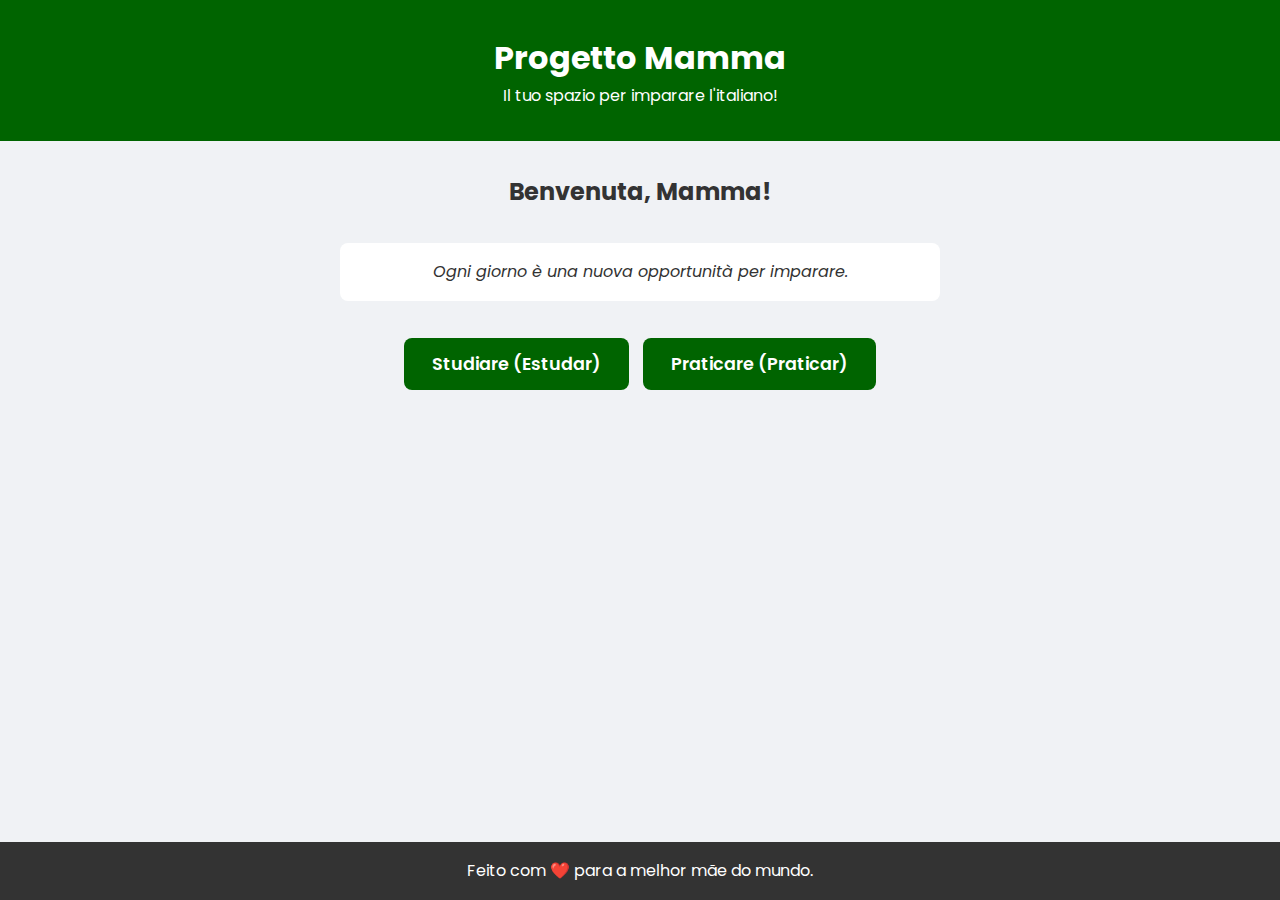
<file: index.html>
<!DOCTYPE html>
<html lang="pt-BR">
  <head>
    <meta charset="UTF-8" />
    <meta name="viewport" content="width=device-width, initial-scale=1.0" />
    <title>Progetto Mamma - Início</title>
    <link rel="stylesheet" href="css/style.css" />
  </head>
  <body class="fade-in">
    <header>
      <div class="container">
        <h1>Progetto Mamma</h1>
        <p class="subtitle">Il tuo spazio per imparare l'italiano!</p>
      </div>
    </header>

    <main>
      <div class="container" style="text-align: center">
        <h2>Benvenuta, Mamma!</h2>
        <p
          id="frase-do-dia"
          style="
            background: white;
            padding: 1rem;
            border-radius: 8px;
            margin: 2rem auto;
            font-style: italic;
            max-width: 600px;
          "
        >
          Ogni giorno è una nuova opportunità per imparare.
        </p>

        <nav class="main-nav">
          <a href="studiare.html" class="btn">Studiare (Estudar)</a>
          <a href="praticare.html" class="btn">Praticare (Praticar)</a>
        </nav>
      </div>
    </main>

    <footer>
      <div class="container">
        <p>Feito com ❤️ para a melhor mãe do mundo.</p>
      </div>
    </footer>
  </body>
</html>
</file>
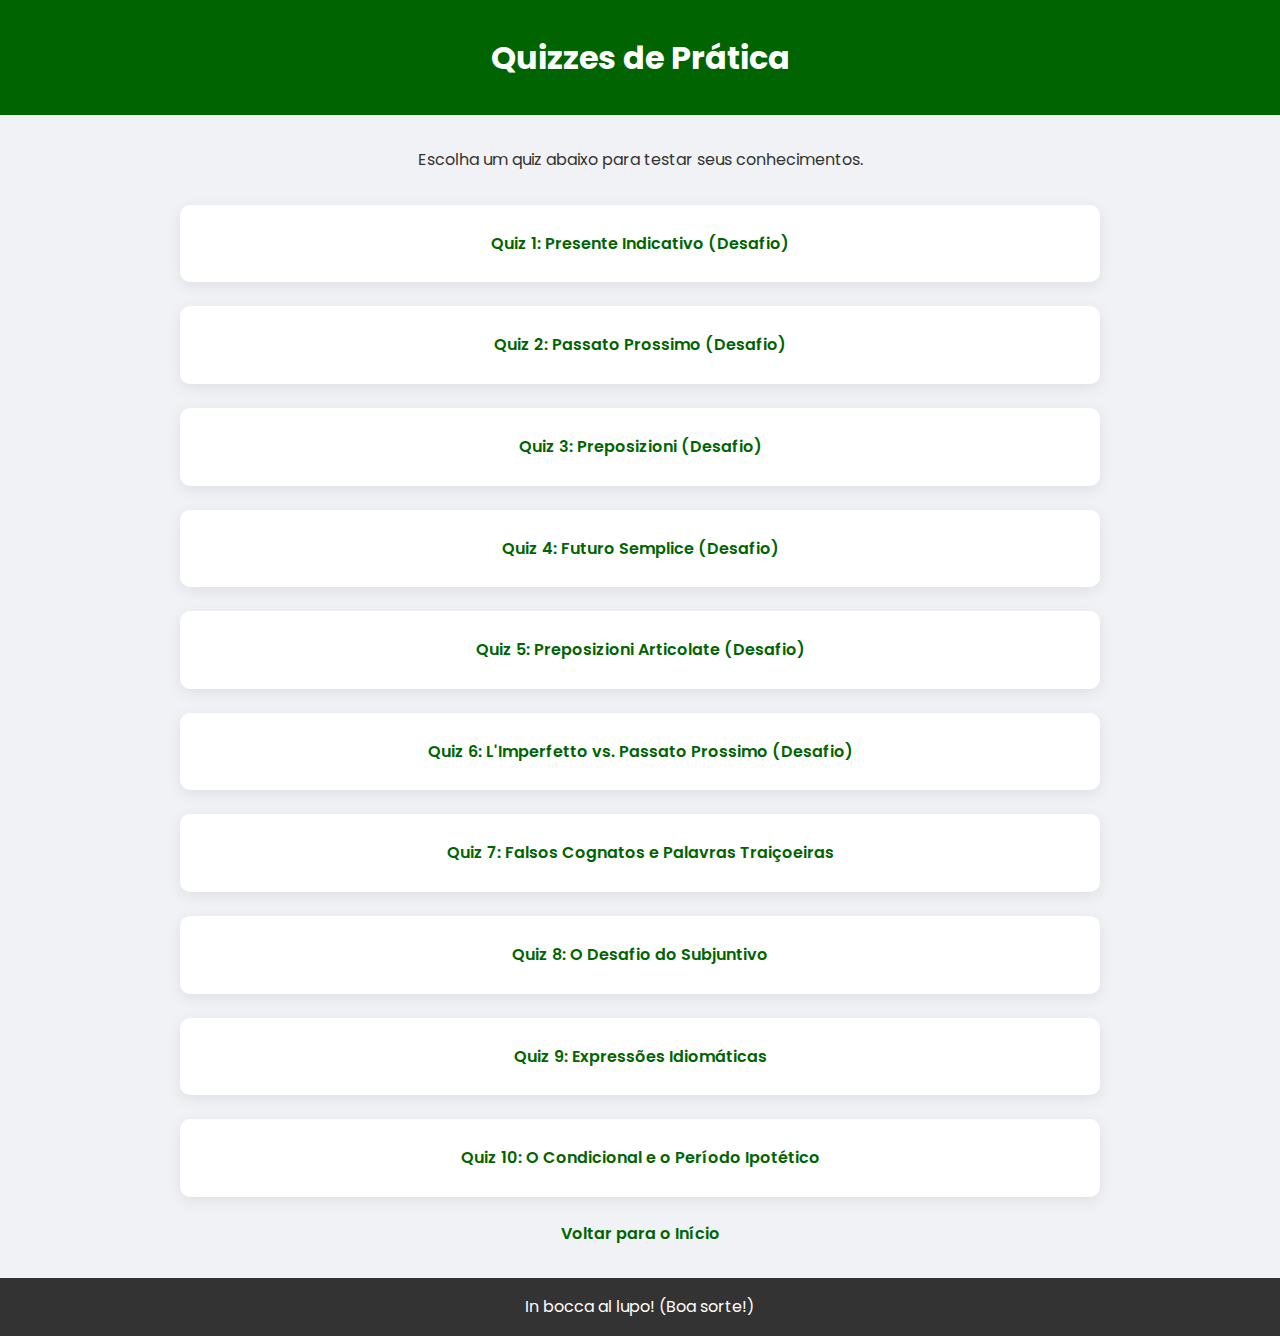
<file: praticare.html>
<!DOCTYPE html>
<html lang="pt-BR">
  <head>
    <meta charset="UTF-8" />
    <meta name="viewport" content="width=device-width, initial-scale=1.0" />
    <title>Progetto Mamma - Praticare</title>
    <link rel="stylesheet" href="css/style.css" />
  </head>
  <body class="fade-in">
    <header>
      <div class="container">
        <h1>Quizzes de Prática</h1>
      </div>
    </header>

    <main>
      <div class="container" style="text-align: center">
        <p>Escolha um quiz abaixo para testar seus conhecimentos.</p>
        <div class="quiz-list">
          <a href="quiz.html?quiz=presente_indicativo" class="quiz-link"
            >Quiz 1: Presente Indicativo (Desafio)</a
          >
          <a href="quiz.html?quiz=passato_prossimo" class="quiz-link"
            >Quiz 2: Passato Prossimo (Desafio)</a
          >
          <a href="quiz.html?quiz=preposizioni" class="quiz-link"
            >Quiz 3: Preposizioni (Desafio)</a
          >
          <a href="quiz.html?quiz=futuro_semplice" class="quiz-link"
            >Quiz 4: Futuro Semplice (Desafio)</a
          >
          <a href="quiz.html?quiz=preposizioni_articolate" class="quiz-link"
            >Quiz 5: Preposizioni Articolate (Desafio)</a
          >
          <a href="quiz.html?quiz=imperfetto" class="quiz-link"
            >Quiz 6: L'Imperfetto vs. Passato Prossimo (Desafio)</a
          >
          <a href="quiz.html?quiz=falsi_amici" class="quiz-link"
            >Quiz 7: Falsos Cognatos e Palavras Traiçoeiras</a
          >
          <a href="quiz.html?quiz=congiuntivo_presente" class="quiz-link"
            >Quiz 8: O Desafio do Subjuntivo</a
          >
          <a href="quiz.html?quiz=modi_di_dire" class="quiz-link"
            >Quiz 9: Expressões Idiomáticas</a
          >
          <a href="quiz.html?quiz=condizionale_presente" class="quiz-link"
            >Quiz 10: O Condicional e o Período Ipotético</a
          >
        </div>
        <a href="index.html" class="btn-back">Voltar para o Início</a>
      </div>
    </main>

    <footer>
      <div class="container">
        <p>In bocca al lupo! (Boa sorte!)</p>
      </div>
    </footer>
  </body>
</html>
</file>
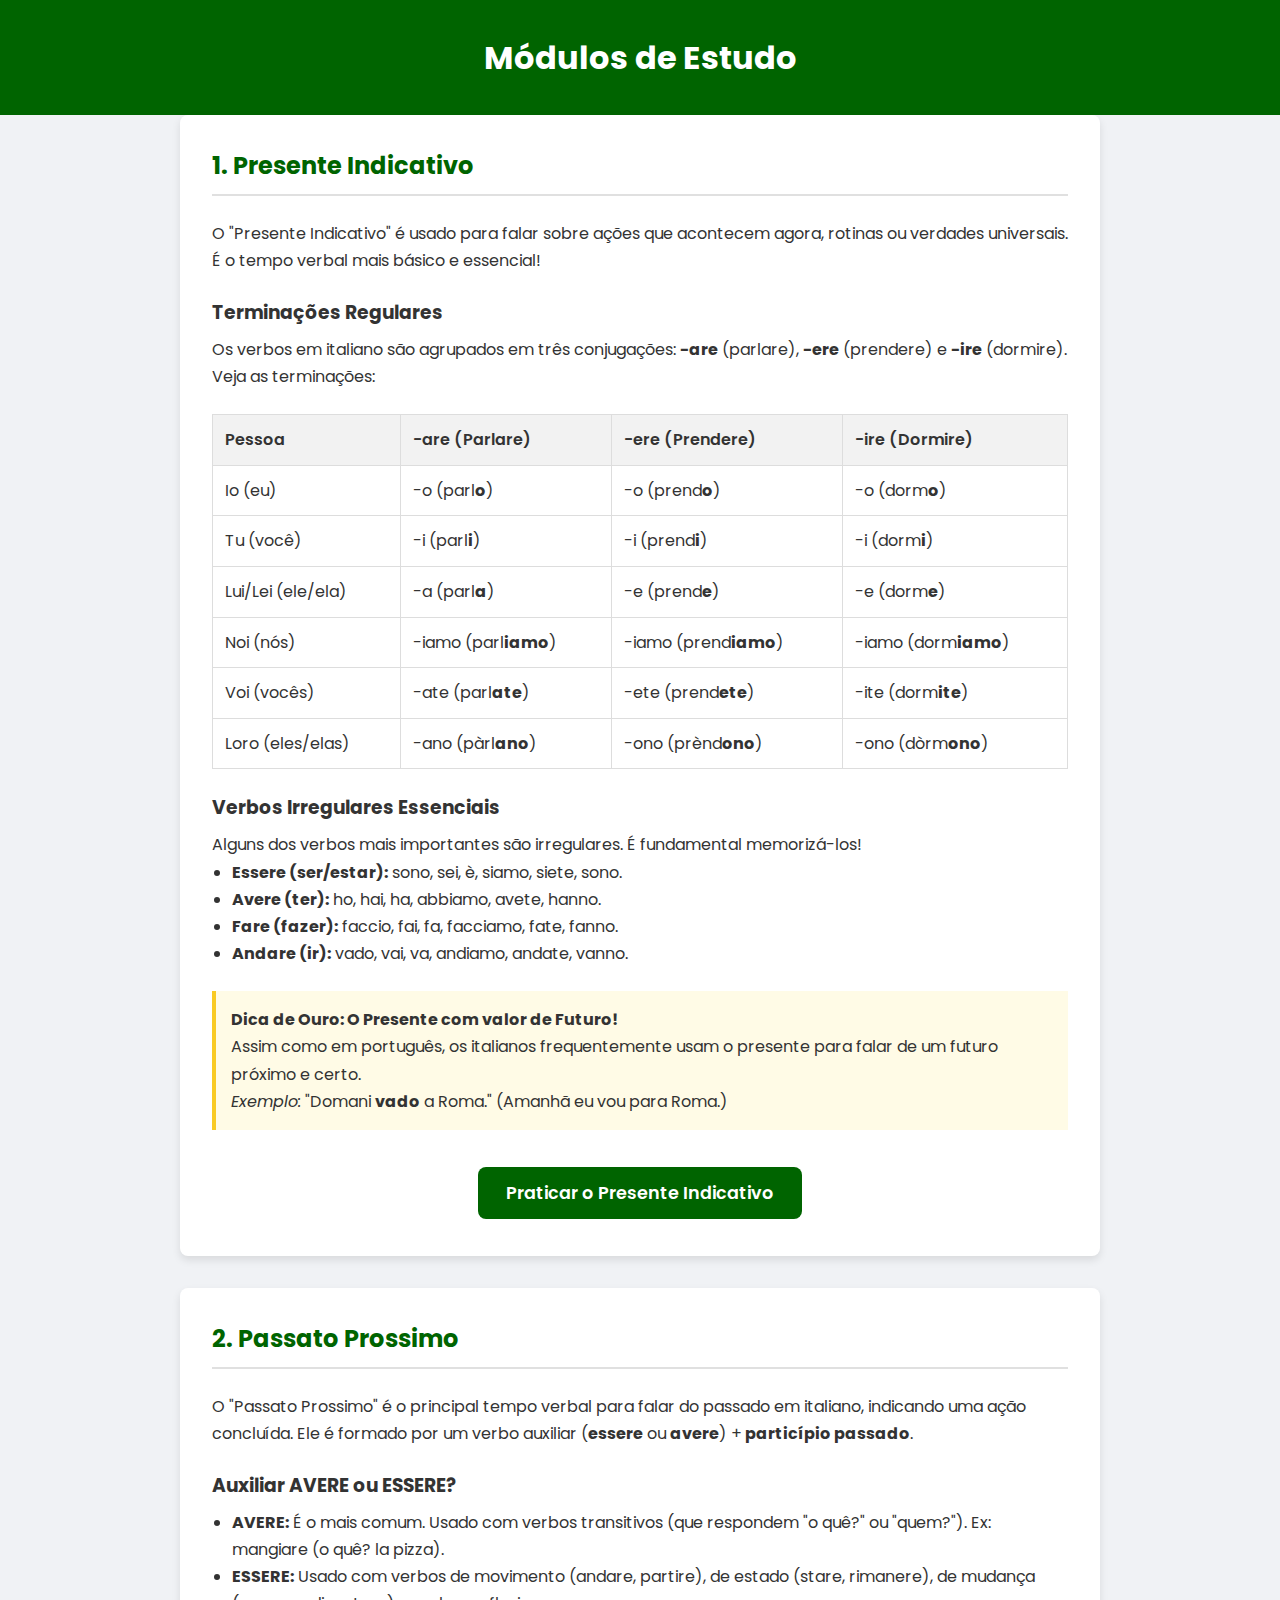
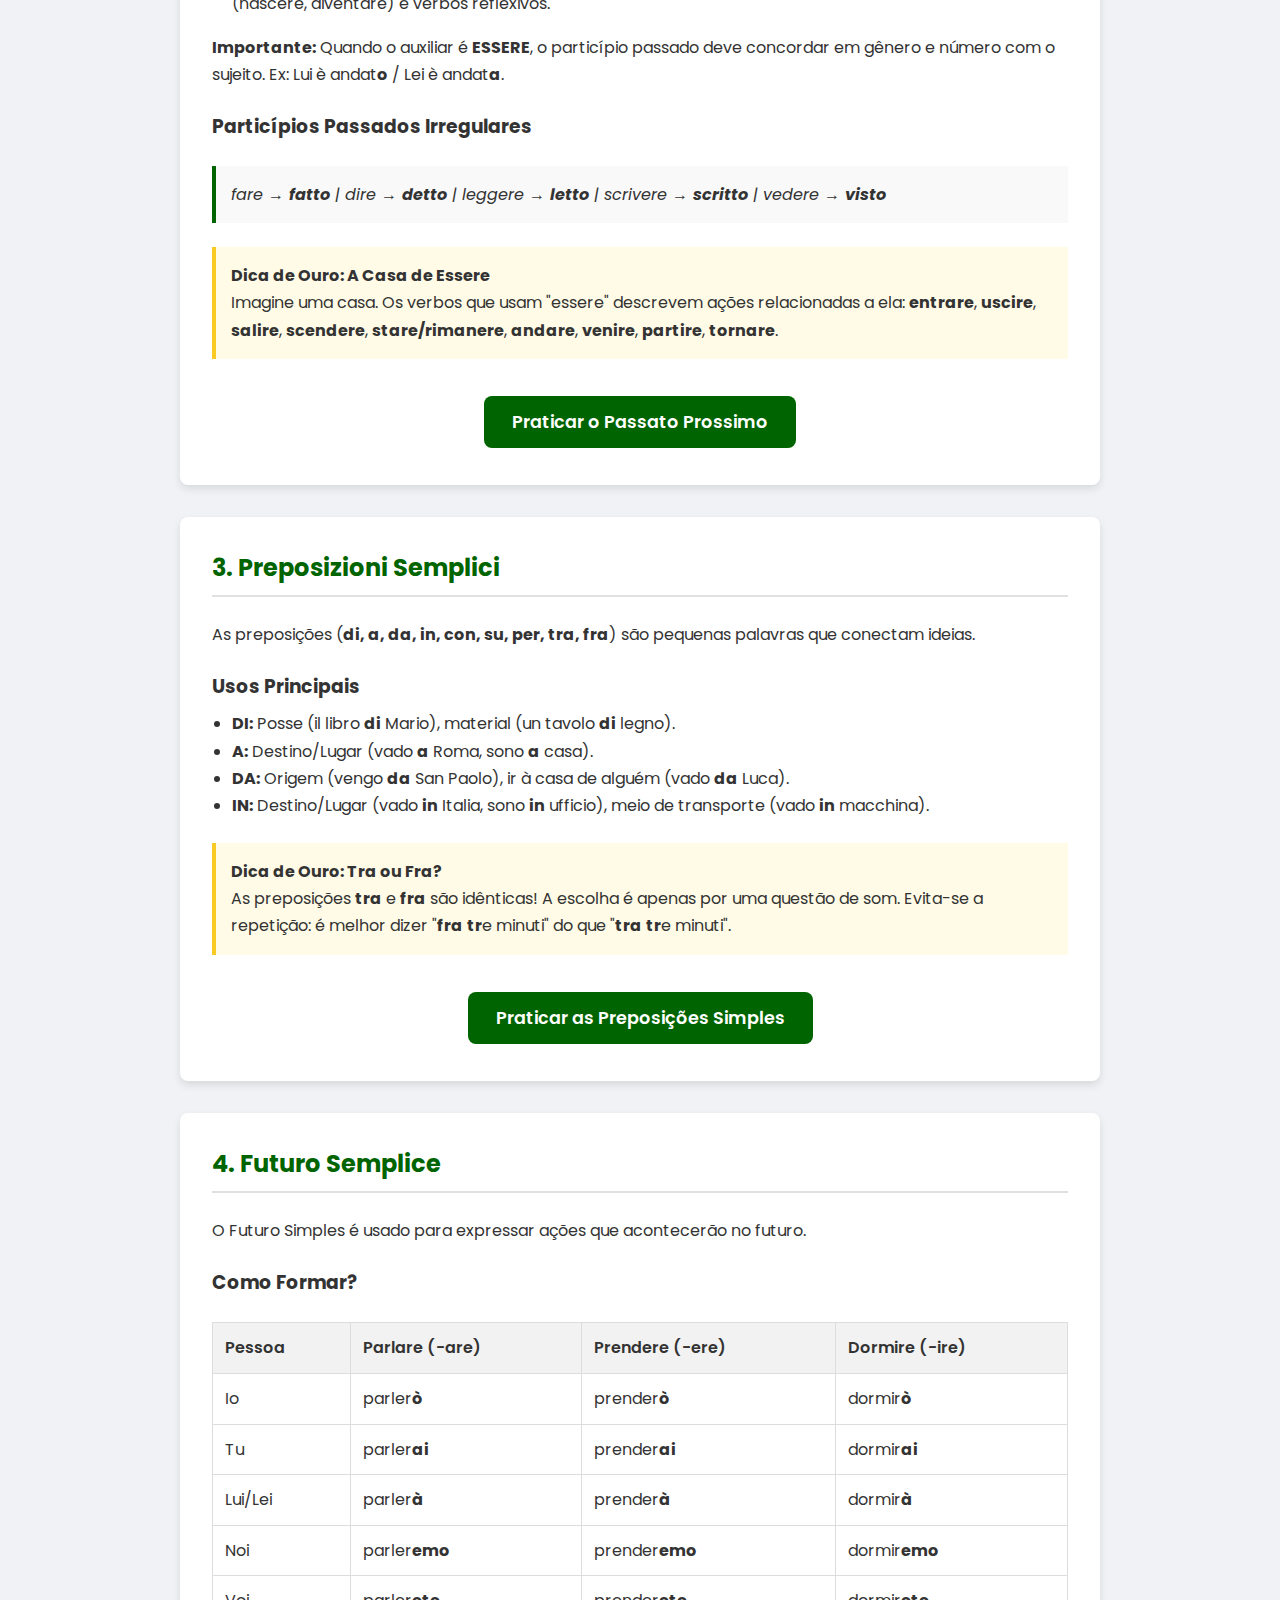
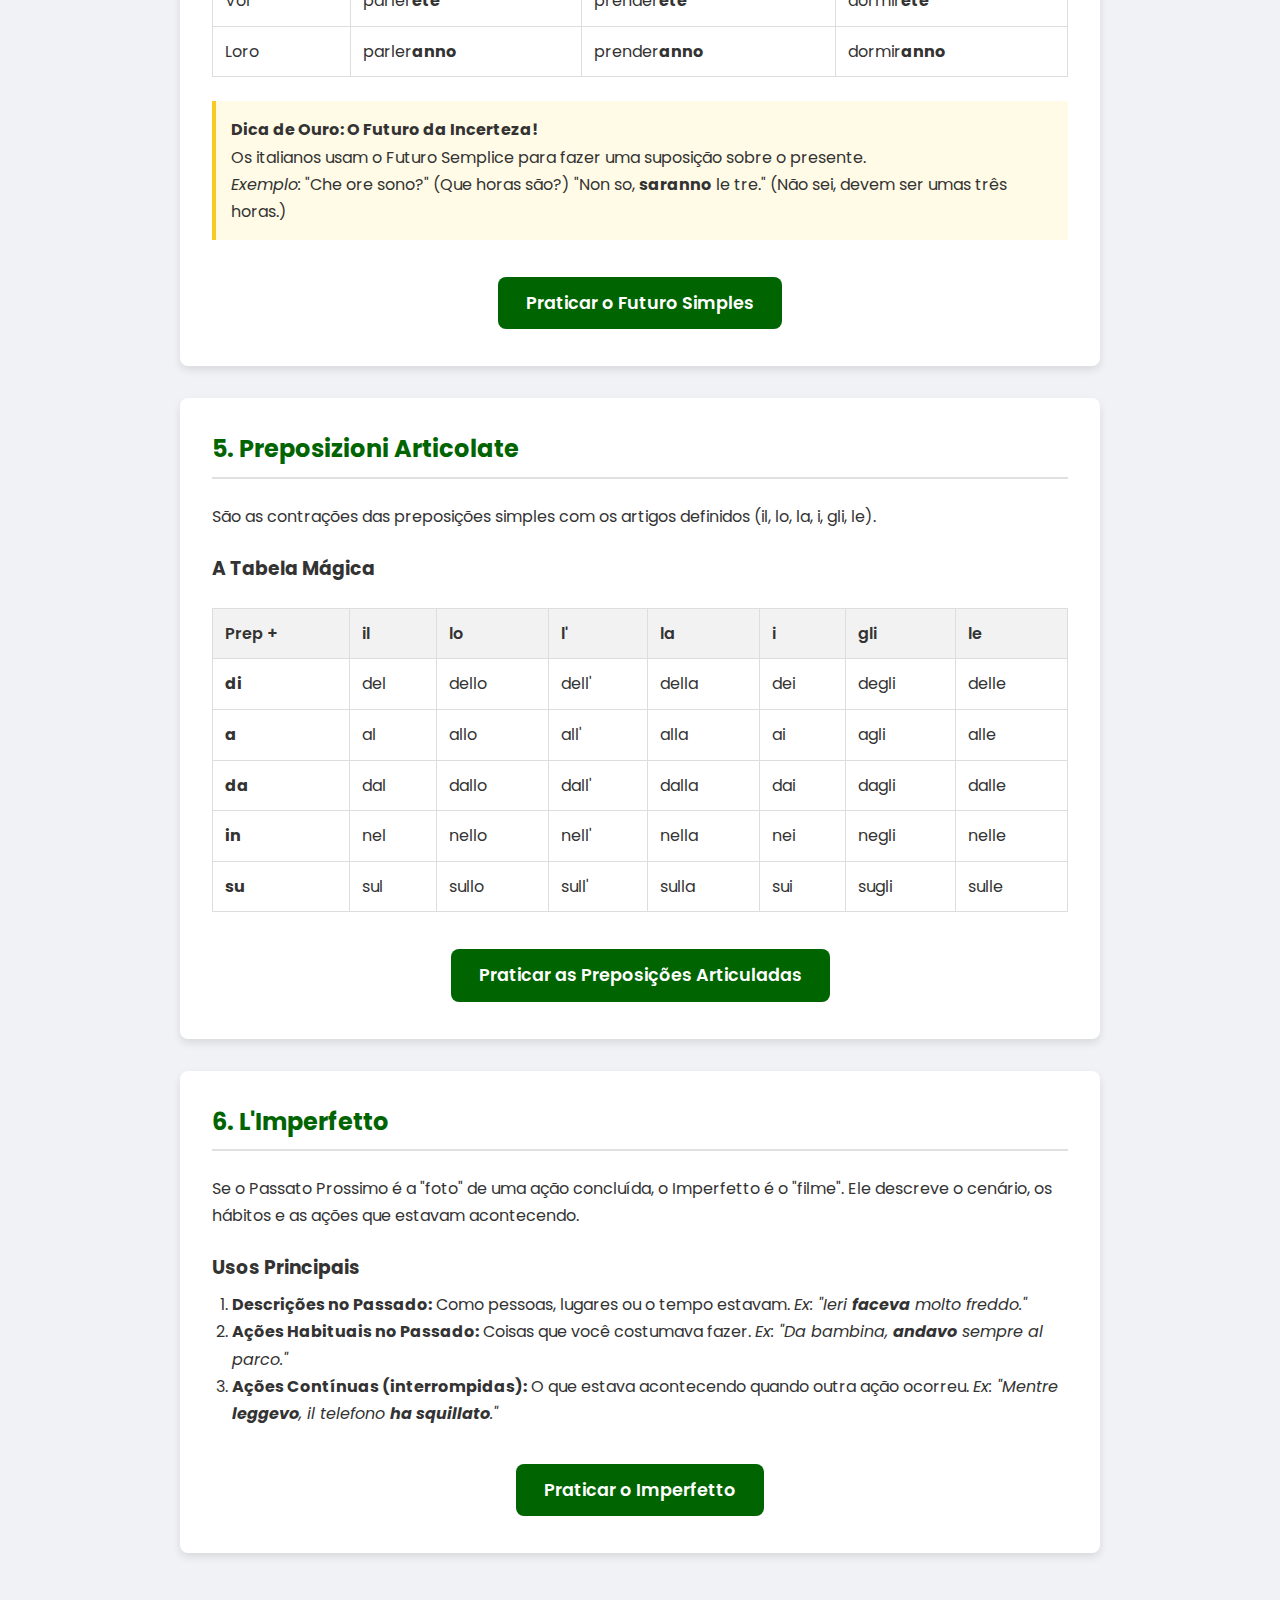
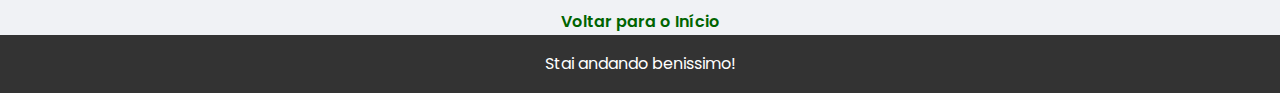
<file: studiare.html>
<!DOCTYPE html>
<html lang="pt-BR">
  <head>
    <meta charset="UTF-8" />
    <meta name="viewport" content="width=device-width, initial-scale=1.0" />
    <title>Progetto Mamma - Studiare</title>
    <link rel="stylesheet" href="css/style.css" />
    <style>
      .study-section {
        background: var(--white-color);
        padding: 2rem;
        border-radius: 8px;
        box-shadow: 0 4px 8px rgba(0, 0, 0, 0.1);
        text-align: left;
        margin-bottom: 2rem;
      }
      .study-section h2 {
        color: var(--primary-color);
        border-bottom: 2px solid #e0e0e0;
        padding-bottom: 0.5rem;
        margin-bottom: 1.5rem;
      }
      .study-section h3 {
        margin-top: 1.5rem;
        margin-bottom: 0.5rem;
        color: #333;
      }
      .study-section p,
      .study-section li {
        line-height: 1.7;
      }
      .study-section ul,
      .study-section ol {
        margin-left: 20px;
        margin-bottom: 1rem;
      }
      .study-section table {
        width: 100%;
        border-collapse: collapse;
        margin: 1.5rem 0;
      }
      .study-section th,
      .study-section td {
        border: 1px solid #ddd;
        padding: 12px;
        text-align: left;
      }
      .study-section th {
        background-color: #f2f2f2;
        font-weight: 600;
      }
      .study-section .example {
        background-color: #f9f9f9;
        border-left: 4px solid var(--primary-color);
        padding: 15px;
        margin: 1.5rem 0;
        font-style: italic;
      }
      .study-section .dica-de-ouro {
        background-color: #fffbe6;
        border-left: 4px solid #f9ca24;
        padding: 15px;
        margin: 1.5rem 0;
      }
      .quiz-button-container {
        text-align: center;
        margin-top: 2rem;
      }
    </style>
  </head>
  <body>
    <header>
      <div class="container">
        <h1>Módulos de Estudo</h1>
      </div>
    </header>
    <main class="container">
      <article class="study-section" id="presente">
        <h2>1. Presente Indicativo</h2>
        <p>
          O "Presente Indicativo" é usado para falar sobre ações que acontecem
          agora, rotinas ou verdades universais. É o tempo verbal mais básico e
          essencial!
        </p>
        <h3>Terminações Regulares</h3>
        <p>
          Os verbos em italiano são agrupados em três conjugações:
          <strong>-are</strong> (parlare), <strong>-ere</strong> (prendere) e
          <strong>-ire</strong> (dormire). Veja as terminações:
        </p>
        <table>
          <tr>
            <th>Pessoa</th>
            <th>-are (Parlare)</th>
            <th>-ere (Prendere)</th>
            <th>-ire (Dormire)</th>
          </tr>
          <tr>
            <td>Io (eu)</td>
            <td>-o (parl<strong>o</strong>)</td>
            <td>-o (prend<strong>o</strong>)</td>
            <td>-o (dorm<strong>o</strong>)</td>
          </tr>
          <tr>
            <td>Tu (você)</td>
            <td>-i (parl<strong>i</strong>)</td>
            <td>-i (prend<strong>i</strong>)</td>
            <td>-i (dorm<strong>i</strong>)</td>
          </tr>
          <tr>
            <td>Lui/Lei (ele/ela)</td>
            <td>-a (parl<strong>a</strong>)</td>
            <td>-e (prend<strong>e</strong>)</td>
            <td>-e (dorm<strong>e</strong>)</td>
          </tr>
          <tr>
            <td>Noi (nós)</td>
            <td>-iamo (parl<strong>iamo</strong>)</td>
            <td>-iamo (prend<strong>iamo</strong>)</td>
            <td>-iamo (dorm<strong>iamo</strong>)</td>
          </tr>
          <tr>
            <td>Voi (vocês)</td>
            <td>-ate (parl<strong>ate</strong>)</td>
            <td>-ete (prend<strong>ete</strong>)</td>
            <td>-ite (dorm<strong>ite</strong>)</td>
          </tr>
          <tr>
            <td>Loro (eles/elas)</td>
            <td>-ano (pàrl<strong>ano</strong>)</td>
            <td>-ono (prènd<strong>ono</strong>)</td>
            <td>-ono (dòrm<strong>ono</strong>)</td>
          </tr>
        </table>
        <h3>Verbos Irregulares Essenciais</h3>
        <p>
          Alguns dos verbos mais importantes são irregulares. É fundamental
          memorizá-los!
        </p>
        <ul>
          <li>
            <strong>Essere (ser/estar):</strong> sono, sei, è, siamo, siete,
            sono.
          </li>
          <li>
            <strong>Avere (ter):</strong> ho, hai, ha, abbiamo, avete, hanno.
          </li>
          <li>
            <strong>Fare (fazer):</strong> faccio, fai, fa, facciamo, fate,
            fanno.
          </li>
          <li>
            <strong>Andare (ir):</strong> vado, vai, va, andiamo, andate, vanno.
          </li>
        </ul>
        <div class="dica-de-ouro">
          <p>
            <strong>Dica de Ouro: O Presente com valor de Futuro!</strong
            ><br />Assim como em português, os italianos frequentemente usam o
            presente para falar de um futuro próximo e certo.<br /><em
              >Exemplo:</em
            >
            "Domani <strong>vado</strong> a Roma." (Amanhã eu vou para Roma.)
          </p>
        </div>
        <div class="quiz-button-container">
          <a href="quiz.html?quiz=presente_indicativo" class="btn"
            >Praticar o Presente Indicativo</a
          >
        </div>
      </article>
      <article class="study-section" id="passato-prossimo">
        <h2>2. Passato Prossimo</h2>
        <p>
          O "Passato Prossimo" é o principal tempo verbal para falar do passado
          em italiano, indicando uma ação concluída. Ele é formado por um verbo
          auxiliar (<strong>essere</strong> ou <strong>avere</strong>) +
          <strong>particípio passado</strong>.
        </p>
        <h3>Auxiliar AVERE ou ESSERE?</h3>
        <ul>
          <li>
            <strong>AVERE:</strong> É o mais comum. Usado com verbos transitivos
            (que respondem "o quê?" ou "quem?"). Ex: mangiare (o quê? la pizza).
          </li>
          <li>
            <strong>ESSERE:</strong> Usado com verbos de movimento (andare,
            partire), de estado (stare, rimanere), de mudança (nascere,
            diventare) e verbos reflexivos.
          </li>
        </ul>
        <p>
          <strong>Importante:</strong> Quando o auxiliar é
          <strong>ESSERE</strong>, o particípio passado deve concordar em gênero
          e número com o sujeito. Ex: Lui è andat<strong>o</strong> / Lei è
          andat<strong>a</strong>.
        </p>
        <h3>Particípios Passados Irregulares</h3>
        <div class="example">
          <p>
            fare → <strong>fatto</strong> | dire → <strong>detto</strong> |
            leggere → <strong>letto</strong> | scrivere →
            <strong>scritto</strong> | vedere → <strong>visto</strong>
          </p>
        </div>
        <div class="dica-de-ouro">
          <p>
            <strong>Dica de Ouro: A Casa de Essere</strong><br />Imagine uma
            casa. Os verbos que usam "essere" descrevem ações relacionadas a
            ela: <strong>entrare</strong>, <strong>uscire</strong>,
            <strong>salire</strong>, <strong>scendere</strong>,
            <strong>stare/rimanere</strong>, <strong>andare</strong>,
            <strong>venire</strong>, <strong>partire</strong>,
            <strong>tornare</strong>.
          </p>
        </div>
        <div class="quiz-button-container">
          <a href="quiz.html?quiz=passato_prossimo" class="btn"
            >Praticar o Passato Prossimo</a
          >
        </div>
      </article>
      <article class="study-section" id="preposizioni">
        <h2>3. Preposizioni Semplici</h2>
        <p>
          As preposições (<strong>di, a, da, in, con, su, per, tra, fra</strong
          >) são pequenas palavras que conectam ideias.
        </p>
        <h3>Usos Principais</h3>
        <ul>
          <li>
            <strong>DI:</strong> Posse (il libro <strong>di</strong> Mario),
            material (un tavolo <strong>di</strong> legno).
          </li>
          <li>
            <strong>A:</strong> Destino/Lugar (vado <strong>a</strong> Roma,
            sono <strong>a</strong> casa).
          </li>
          <li>
            <strong>DA:</strong> Origem (vengo <strong>da</strong> San Paolo),
            ir à casa de alguém (vado <strong>da</strong> Luca).
          </li>
          <li>
            <strong>IN:</strong> Destino/Lugar (vado <strong>in</strong> Italia,
            sono <strong>in</strong> ufficio), meio de transporte (vado
            <strong>in</strong> macchina).
          </li>
        </ul>
        <div class="dica-de-ouro">
          <p>
            <strong>Dica de Ouro: Tra ou Fra?</strong><br />As preposições
            <strong>tra</strong> e <strong>fra</strong> são idênticas! A escolha
            é apenas por uma questão de som. Evita-se a repetição: é melhor
            dizer "<strong>fra</strong> <strong>tr</strong>e minuti" do que
            "<strong>tra</strong> <strong>tr</strong>e minuti".
          </p>
        </div>
        <div class="quiz-button-container">
          <a href="quiz.html?quiz=preposizioni" class="btn"
            >Praticar as Preposições Simples</a
          >
        </div>
      </article>
      <article class="study-section" id="futuro">
        <h2>4. Futuro Semplice</h2>
        <p>
          O Futuro Simples é usado para expressar ações que acontecerão no
          futuro.
        </p>
        <h3>Como Formar?</h3>
        <table>
          <tr>
            <th>Pessoa</th>
            <th>Parlare (-are)</th>
            <th>Prendere (-ere)</th>
            <th>Dormire (-ire)</th>
          </tr>
          <tr>
            <td>Io</td>
            <td>parler<strong>ò</strong></td>
            <td>prender<strong>ò</strong></td>
            <td>dormir<strong>ò</strong></td>
          </tr>
          <tr>
            <td>Tu</td>
            <td>parler<strong>ai</strong></td>
            <td>prender<strong>ai</strong></td>
            <td>dormir<strong>ai</strong></td>
          </tr>
          <tr>
            <td>Lui/Lei</td>
            <td>parler<strong>à</strong></td>
            <td>prender<strong>à</strong></td>
            <td>dormir<strong>à</strong></td>
          </tr>
          <tr>
            <td>Noi</td>
            <td>parler<strong>emo</strong></td>
            <td>prender<strong>emo</strong></td>
            <td>dormir<strong>emo</strong></td>
          </tr>
          <tr>
            <td>Voi</td>
            <td>parler<strong>ete</strong></td>
            <td>prender<strong>ete</strong></td>
            <td>dormir<strong>ete</strong></td>
          </tr>
          <tr>
            <td>Loro</td>
            <td>parler<strong>anno</strong></td>
            <td>prender<strong>anno</strong></td>
            <td>dormir<strong>anno</strong></td>
          </tr>
        </table>
        <div class="dica-de-ouro">
          <p>
            <strong>Dica de Ouro: O Futuro da Incerteza!</strong><br />Os
            italianos usam o Futuro Semplice para fazer uma suposição sobre o
            presente.<br /><em>Exemplo:</em> "Che ore sono?" (Que horas são?)
            "Non so, <strong>saranno</strong> le tre." (Não sei, devem ser umas
            três horas.)
          </p>
        </div>
        <div class="quiz-button-container">
          <a href="quiz.html?quiz=futuro_semplice" class="btn"
            >Praticar o Futuro Simples</a
          >
        </div>
      </article>
      <article class="study-section" id="preposizioni-articolate">
        <h2>5. Preposizioni Articolate</h2>
        <p>
          São as contrações das preposições simples com os artigos definidos
          (il, lo, la, i, gli, le).
        </p>
        <h3>A Tabela Mágica</h3>
        <table>
          <tr>
            <th>Prep +</th>
            <th>il</th>
            <th>lo</th>
            <th>l'</th>
            <th>la</th>
            <th>i</th>
            <th>gli</th>
            <th>le</th>
          </tr>
          <tr>
            <td><strong>di</strong></td>
            <td>del</td>
            <td>dello</td>
            <td>dell'</td>
            <td>della</td>
            <td>dei</td>
            <td>degli</td>
            <td>delle</td>
          </tr>
          <tr>
            <td><strong>a</strong></td>
            <td>al</td>
            <td>allo</td>
            <td>all'</td>
            <td>alla</td>
            <td>ai</td>
            <td>agli</td>
            <td>alle</td>
          </tr>
          <tr>
            <td><strong>da</strong></td>
            <td>dal</td>
            <td>dallo</td>
            <td>dall'</td>
            <td>dalla</td>
            <td>dai</td>
            <td>dagli</td>
            <td>dalle</td>
          </tr>
          <tr>
            <td><strong>in</strong></td>
            <td>nel</td>
            <td>nello</td>
            <td>nell'</td>
            <td>nella</td>
            <td>nei</td>
            <td>negli</td>
            <td>nelle</td>
          </tr>
          <tr>
            <td><strong>su</strong></td>
            <td>sul</td>
            <td>sullo</td>
            <td>sull'</td>
            <td>sulla</td>
            <td>sui</td>
            <td>sugli</td>
            <td>sulle</td>
          </tr>
        </table>
        <div class="quiz-button-container">
          <a href="quiz.html?quiz=preposizioni_articolate" class="btn"
            >Praticar as Preposições Articuladas</a
          >
        </div>
      </article>
      <article class="study-section" id="imperfetto">
        <h2>6. L'Imperfetto</h2>
        <p>
          Se o Passato Prossimo é a "foto" de uma ação concluída, o Imperfetto é
          o "filme". Ele descreve o cenário, os hábitos e as ações que estavam
          acontecendo.
        </p>
        <h3>Usos Principais</h3>
        <ol>
          <li>
            <strong>Descrições no Passado:</strong> Como pessoas, lugares ou o
            tempo estavam.
            <em>Ex: "Ieri <strong>faceva</strong> molto freddo."</em>
          </li>
          <li>
            <strong>Ações Habituais no Passado:</strong> Coisas que você
            costumava fazer.
            <em>Ex: "Da bambina, <strong>andavo</strong> sempre al parco."</em>
          </li>
          <li>
            <strong>Ações Contínuas (interrompidas):</strong> O que estava
            acontecendo quando outra ação ocorreu.
            <em
              >Ex: "Mentre <strong>leggevo</strong>, il telefono
              <strong>ha squillato</strong>."</em
            >
          </li>
        </ol>
        <div class="quiz-button-container">
          <a href="quiz.html?quiz=imperfetto" class="btn"
            >Praticar o Imperfetto</a
          >
        </div>
      </article>
      <div style="text-align: center; margin-top: 2rem">
        <a href="index.html" class="btn-back">Voltar para o Início</a>
      </div>
    </main>
    <footer>
      <div class="container"><p>Stai andando benissimo!</p></div>
    </footer>
  </body>
</html>
</file>
<file: css/style.css>
@import url("https://fonts.googleapis.com/css2?family=Poppins:wght@400;600;700&display=swap");
:root {
  --primary-color: #006400;
  --secondary-color: #ce2b37;
  --light-color: #f0f2f5;
  --white-color: #ffffff;
  --dark-color: #333;
  --correct-color: #28a745;
  --incorrect-color: #dc3545;
  --neutral-gray: #ccc;
  --light-gray: #e9ecef;
}
* {
  box-sizing: border-box;
  margin: 0;
  padding: 0;
}
body {
  font-family: "Poppins", sans-serif;
  line-height: 1.6;
  background-color: var(--light-color);
  color: var(--dark-color);
  display: flex;
  flex-direction: column;
  min-height: 100vh;
}
.container {
  max-width: 960px;
  margin: auto;
  padding: 0 20px;
}
header {
  background-color: var(--primary-color);
  color: var(--white-color);
  padding: 2rem 0;
  text-align: center;
}
main {
  flex-grow: 1;
  padding: 2rem 0;
}
footer {
  background-color: var(--dark-color);
  color: var(--white-color);
  text-align: center;
  padding: 1rem 0;
}
.btn {
  display: inline-block;
  background-color: var(--primary-color);
  color: var(--white-color);
  padding: 12px 28px;
  text-decoration: none;
  border: none;
  border-radius: 8px;
  font-size: 1.1rem;
  font-weight: 600;
  margin: 5px;
  cursor: pointer;
  transition: background-color 0.3s, transform 0.2s, box-shadow 0.3s;
}
.btn:hover {
  background-color: #007a00;
  transform: translateY(-2px);
  box-shadow: 0 4px 10px rgba(0, 0, 0, 0.15);
}
.btn-back {
  display: inline-block;
  margin-top: 1.5rem;
  color: var(--primary-color);
  text-decoration: none;
  font-weight: 600;
}
.main-nav {
  margin-top: 2rem;
}
.quiz-page-wrapper {
  display: flex;
  justify-content: center;
  align-items: flex-start;
  width: 100%;
  padding: 2rem 1rem;
}
.quiz-container {
  width: 100%;
  max-width: 720px;
  background: var(--white-color);
  border-radius: 15px;
  padding: 2rem 2.5rem;
  box-shadow: 0 10px 30px rgba(0, 0, 0, 0.1);
}
.quiz-header {
  margin-bottom: 2rem;
}
.progress-info {
  font-size: 0.9rem;
  color: #666;
  margin-bottom: 0.5rem;
}
#progress-bar {
  width: 100%;
  height: 10px;
  background-color: var(--light-gray);
  border-radius: 5px;
  overflow: hidden;
}
#progress-bar-full {
  height: 100%;
  width: 0%;
  background-color: var(--primary-color);
  border-radius: 5px;
  transition: width 0.4s ease-in-out;
}
#question-text {
  font-size: 1.6rem;
  font-weight: 600;
  margin-bottom: 2.5rem;
  color: var(--dark-color);
  line-height: 1.4;
}
.btn-grid {
  display: grid;
  grid-template-columns: 1fr;
  gap: 1rem;
}
@media (min-width: 600px) {
  .btn-grid {
    grid-template-columns: repeat(2, 1fr);
  }
}
.answer-btn {
  background-color: var(--white-color);
  border: 2px solid var(--light-gray);
  color: var(--dark-color);
  padding: 1rem;
  font-size: 1rem;
  font-weight: 600;
  text-align: left;
  cursor: pointer;
  border-radius: 10px;
  position: relative;
  transition: all 0.2s;
}
.answer-btn:hover:not([disabled]) {
  border-color: var(--primary-color);
  color: var(--primary-color);
}
.answer-btn[disabled] {
  cursor: not-allowed;
}
.answer-btn::after {
  content: "";
  width: 28px;
  height: 28px;
  border-radius: 50%;
  position: absolute;
  top: 50%;
  right: 15px;
  transform: translateY(-50%) scale(0);
  transition: transform 0.2s ease-in-out;
  background-size: 60%;
  background-repeat: no-repeat;
  background-position: center;
}
.answered .answer-btn.correct::after,
.answered .answer-btn.incorrect::after {
  transform: translateY(-50%) scale(1);
}
.answer-btn.correct {
  background-color: #f0fff4;
  border-color: var(--correct-color);
  color: var(--correct-color);
}
.answer-btn.correct::after {
  background-color: var(--correct-color);
  background-image: url("data:image/svg+xml,%3Csvg xmlns='http://www.w3.org/2000/svg' viewBox='0 0 24 24' fill='white'%3E%3Cpath d='M9 16.17L4.83 12l-1.42 1.41L9 19 21 7l-1.41-1.41L9 16.17z'/%3E%3C/svg%3E");
}
.answer-btn.incorrect {
  background-color: #fff5f5;
  border-color: var(--incorrect-color);
  color: var(--incorrect-color);
}
.answer-btn.incorrect::after {
  background-color: var(--incorrect-color);
  background-image: url("data:image/svg+xml,%3Csvg xmlns='http://www.w3.org/2000/svg' viewBox='0 0 24 24' fill='white'%3E%3Cpath d='M19 6.41L17.59 5 12 10.59 6.41 5 5 6.41 10.59 12 5 17.59 6.41 19 12 13.41 17.59 19 19 17.59 13.41 12z'/%3E%3C/svg%3E");
}
.quiz-controls {
  display: flex;
  justify-content: flex-end;
  margin-top: 2rem;
  border-top: 1px solid var(--light-gray);
  padding-top: 1.5rem;
}
.next-btn {
  background-color: var(--secondary-color);
}
.next-btn:hover {
  background-color: #e03c49;
}
#score-container {
  text-align: center;
}
#score-container h2 {
  color: var(--primary-color);
  font-size: 2.5rem;
}
#score-text {
  font-size: 1.2rem;
  margin: 1rem 0 2rem 0;
}
.score-buttons {
  display: flex;
  flex-direction: column;
  align-items: center;
  gap: 0.5rem;
}
@media (min-width: 600px) {
  .score-buttons {
    flex-direction: row;
    justify-content: center;
  }
}
.quiz-list {
  display: flex;
  flex-direction: column;
  gap: 1.5rem;
  margin-top: 2rem;
  text-align: center;
}
.quiz-link {
  display: block;
  background: var(--white-color);
  padding: 1.5rem;
  border-radius: 10px;
  box-shadow: 0 4px 15px rgba(0, 0, 0, 0.08);
  text-decoration: none;
  color: var(--primary-color);
  font-weight: 600;
  border: 2px solid transparent;
  transition: border-color 0.3s, color 0.3s;
}
.quiz-link:hover {
  border-color: var(--primary-color);
}
#explanation-box {
  margin-top: 2rem;
  padding: 1.25rem 1.5rem;
  background-color: #f0f2f5;
  border-top: 3px solid var(--primary-color);
  border-radius: 0 0 10px 10px;
  animation: fadeIn 0.5s ease;
}
#explanation-box p {
  margin: 0;
  line-height: 1.7;
  font-size: 0.95rem;
  color: #333;
}
#explanation-box p::before {
  content: "💡";
  margin-right: 0.75rem;
  font-size: 1.2rem;
  float: left;
}
@keyframes fadeIn {
  from {
    opacity: 0;
    transform: translateY(-10px);
  }
  to {
    opacity: 1;
    transform: translateY(0);
  }
}
.hidden {
  display: none;
}
</file>
